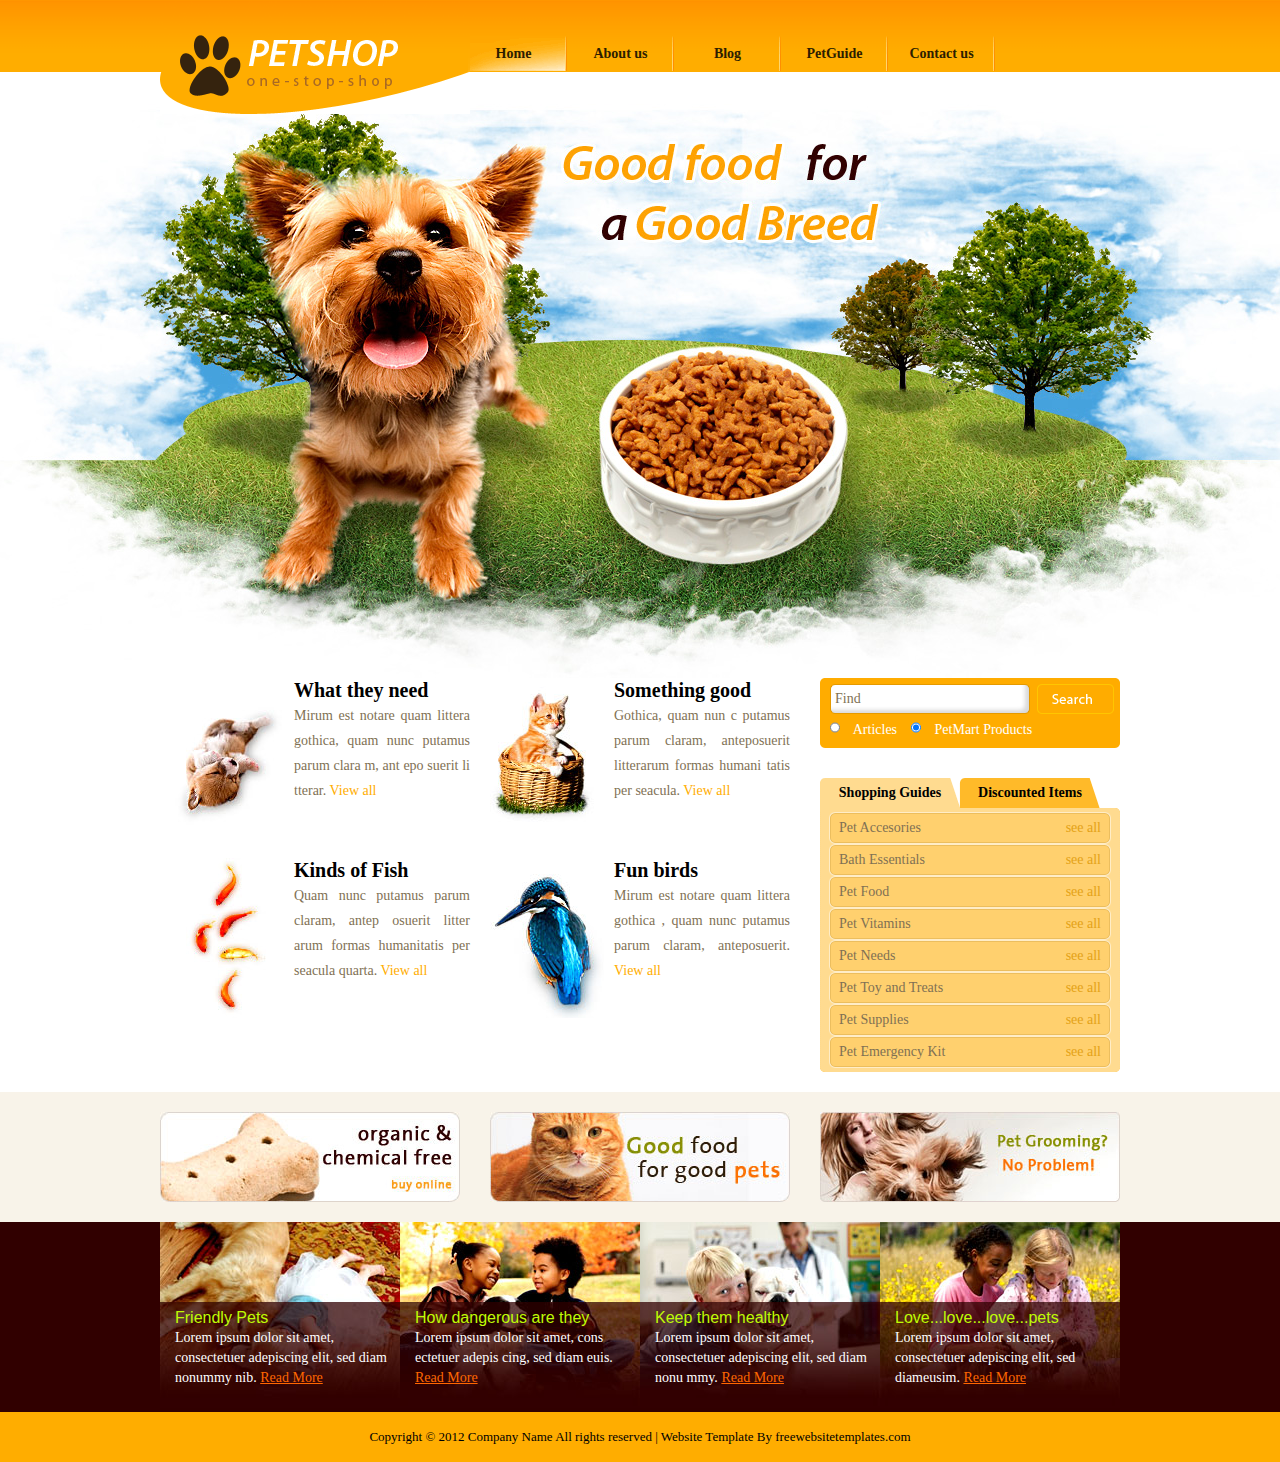
<file: Assets/Template/Main/index.html>
<!DOCTYPE html>
<html>
<head>
<title>Pet Shop</title>
<meta charset="iso-8859-1">
<link href="css/style.css" rel="stylesheet" type="text/css">
<!--[if IE 6]><link href="css/ie6.css" rel="stylesheet" type="text/css"><![endif]-->
<!--[if IE 7]><link href="css/ie7.css" rel="stylesheet" type="text/css"><![endif]-->
</head>
<body>
<div id="header"> <a href="#" id="logo"><img src="images/logo.gif" width="310" height="114" alt=""></a>
  <ul class="navigation">
    <li class="active"><a href="index.html">Home</a></li>
    <li><a href="about.html">About us</a></li>
    <li><a href="blog.html">Blog</a></li>
    <li><a href="petguide.html">PetGuide</a></li>
    <li><a href="contact.html">Contact us</a></li>
  </ul>
</div>
<div id="body">
  <div class="banner">&nbsp;</div>
  <div id="content">
    <div class="content">
      <ul>
        <li> <a href="#"><img src="images/puppy.jpg" width="114" height="160" alt=""></a>
          <h2>What they need</h2>
          <p>Mirum est notare quam littera gothica, quam nunc putamus parum clara m, ant epo suerit li tterar. <a class="more" href="#">View all</a></p>
        </li>
        <li> <a href="#"><img src="images/cat.jpg" width="114" height="160" alt=""></a>
          <h2>Something good</h2>
          <p>Gothica, quam nun c putamus parum claram, anteposuerit litterarum formas humani tatis per seacula. <a class="more" href="#">View all</a></p>
        </li>
        <li> <a href="#"><img src="images/koi.jpg" width="114" height="160" alt=""></a>
          <h2>Kinds of Fish</h2>
          <p>Quam nunc putamus parum claram, antep osuerit litter arum formas humanitatis per seacula quarta. <a class="more" href="#">View all</a></p>
        </li>
        <li> <a href="#"><img src="images/bird.jpg" width="114" height="160" alt=""></a>
          <h2>Fun birds</h2>
          <p>Mirum est notare quam littera gothica , quam nunc putamus parum claram, anteposuerit. <a class="more" href="#">View all</a></p>
        </li>
      </ul>
    </div>
    <div id="sidebar">
      <div class="search">
        <input type="text" name="s" value="Find">
        <button>&nbsp;</button>
        <label for="articles">
          <input type="radio" id="articles">
          Articles</label>
        <label for="products">
          <input type="radio" id="products" checked>
          PetMart Products</label>
      </div>
      <div class="section">
        <ul class="navigation">
          <li class="active"><a href="#">Shopping Guides</a></li>
          <li><a href="#">Discounted Items</a></li>
        </ul>
        <div class="aside">
          <div>
            <div>
              <ul>
                <li><a href="#">Pet Accesories </a> <a class="more" href="#">see all</a></li>
                <li><a href="#">Bath Essentials</a> <a class="more" href="#">see all</a></li>
                <li><a href="#">Pet Food</a> <a class="more" href="#">see all</a></li>
                <li><a href="#">Pet Vitamins</a> <a class="more" href="#">see all</a></li>
                <li><a href="#">Pet Needs</a> <a class="more" href="#">see all</a></li>
                <li><a href="#">Pet Toy and Treats</a> <a class="more" href="#">see all</a></li>
                <li><a href="#">Pet Supplies</a> <a class="more" href="#">see all</a></li>
                <li><a href="#">Pet Emergency Kit</a> <a class="more" href="#">see all</a></li>
              </ul>
            </div>
          </div>
        </div>
      </div>
    </div>
  </div>
  <div class="featured">
    <ul>
      <li><a href="#"><img src="images/organic-and-chemical-free.jpg" width="300" height="90" alt=""></a></li>
      <li><a href="#"><img src="images/good-food.jpg" width="300" height="90" alt=""></a></li>
      <li class="last"><a href="#"><img src="images/pet-grooming.jpg" width="300" height="90" alt=""></a></li>
    </ul>
  </div>
</div>
<div id="footer">
  <div class="section">
    <ul>
      <li> <img src="images/friendly-pets.jpg" width="240" height="186" alt="">
        <h2><a href="#">Friendly Pets</a></h2>
        <p> Lorem ipsum dolor sit amet, consectetuer adepiscing elit, sed diam nonummy nib. <a class="more" href="#">Read More</a> </p>
      </li>
      <li> <img src="images/pet-lover2.jpg" width="240" height="186" alt="">
        <h2><a href="#">How dangerous are they</a></h2>
        <p> Lorem ipsum dolor sit amet, cons ectetuer adepis cing, sed diam euis. <a class="more" href="#">Read More</a> </p>
      </li>
      <li> <img src="images/healthy-dog.jpg" width="240" height="186" alt="">
        <h2><a href="#">Keep them healthy</a></h2>
        <p> Lorem ipsum dolor sit amet, consectetuer adepiscing elit, sed diam nonu mmy. <a class="more" href="#">Read More</a> </p>
      </li>
      <li>
        <h2><a href="#">Love...love...love...pets</a></h2>
        <p> Lorem ipsum dolor sit amet, consectetuer adepiscing elit, sed diameusim. <a class="more" href="#">Read More</a> </p>
        <img src="images/pet-lover.jpg" width="240" height="186" alt=""> </li>
    </ul>
  </div>
  <div id="footnote">
    <div class="section">Copyright &copy; 2012 <a href="#">Company Name</a> All rights reserved | Website Template By <a target="_blank" href="http://www.freewebsitetemplates.com/">freewebsitetemplates.com</a></div>
  </div>
</div>
</body>
</html>
</file>
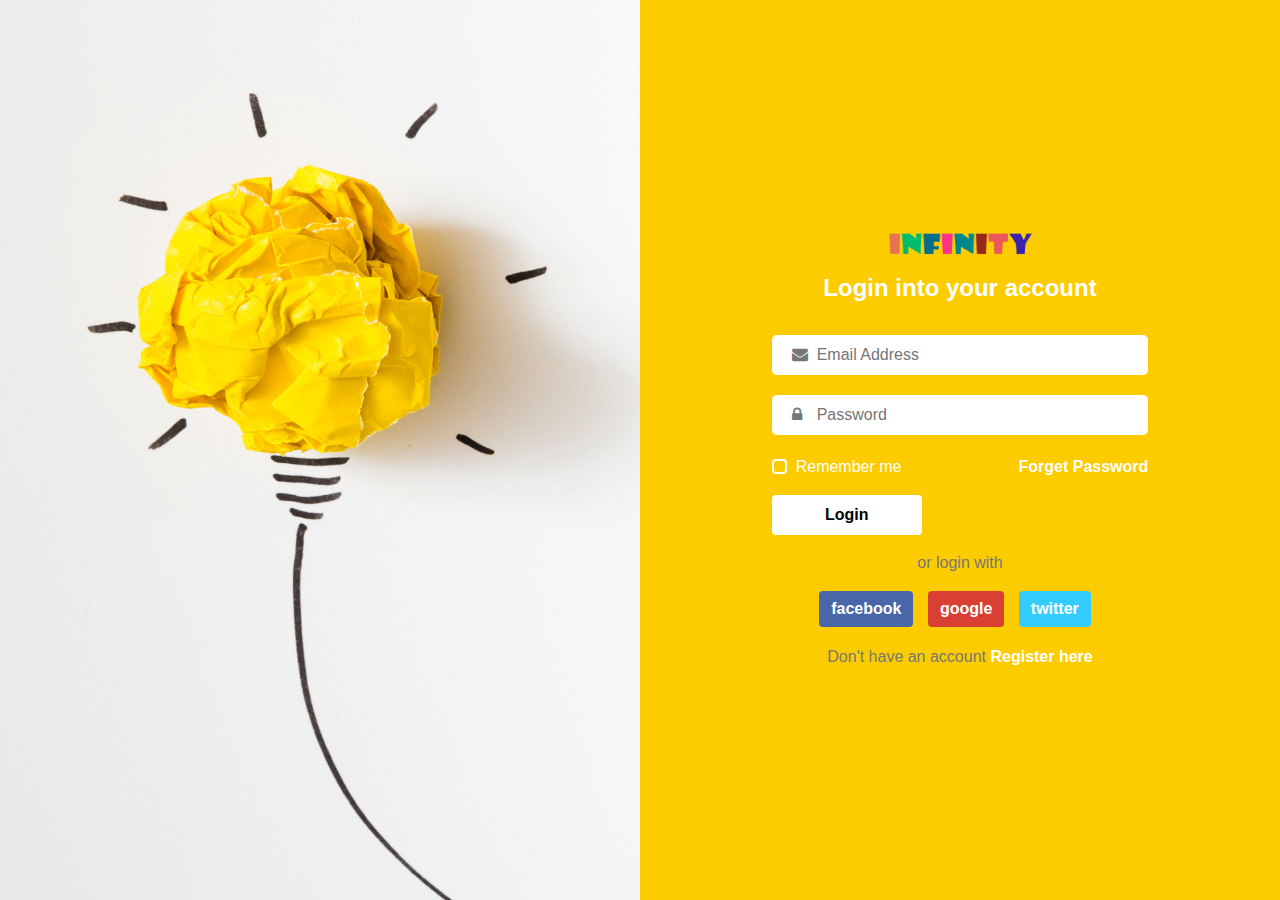
<file: Assets/Template/Login/login.html>
<!DOCTYPE html>
<html>
<head>
	<title>Login Form</title>
	<meta charset="utf-8">
	<meta name="viewport" content="width=device-width, initial-scale=1, shrink-to-fit=no">
	<link rel="stylesheet" type="text/css" href="style.css">
	<link rel="stylesheet" href="https://stackpath.bootstrapcdn.com/bootstrap/4.3.1/css/bootstrap.min.css">
	<script src="https://code.jquery.com/jquery-3.3.1.slim.min.js"></script>
	<link href="https://stackpath.bootstrapcdn.com/font-awesome/4.7.0/css/font-awesome.min.css" rel="stylesheet">
</head>
<body>
	<div class="container-fluid">
		<div class="row">
			<div class="col-lg-6 col-md-6 d-none d-md-block image-container"></div>

			<div class="col-lg-6 col-md-6 form-container">
				<div class="col-lg-8 col-md-12 col-sm-9 col-xs-12 form-box text-center">
					<div class="logo mb-3">
						<img src="image/logo.png" width="150px">
					</div>
					<div class="heading mb-4">
						<h4>Login into your account</h4>
					</div>
					<form>
						<div class="form-input">
							<span><i class="fa fa-envelope"></i></span>
							<input type="email" placeholder="Email Address" required>
						</div>
						<div class="form-input">
							<span><i class="fa fa-lock"></i></span>
							<input type="password" placeholder="Password" required>
						</div>
						<div class="row mb-3">
							<div class="col-6 d-flex">
								<div class="custom-control custom-checkbox">
									<input type="checkbox" class="custom-control-input" id="cb1">
									<label class="custom-control-label text-white" for="cb1">Remember me</label>
								</div>
							</div>
							<div class="col-6 text-right">
								<a href="forget.html" class="forget-link">Forget Password</a>
							</div>
						</div>
						<div class="text-left mb-3">
							<button type="submit" class="btn">Login</button>
						</div>
						<div class="text-center mb-2">
							<div class="mb-3" style="color: #777">or login with</div>

							<a href="" class="btn btn-social btn-facebook">facebook</a>

							<a href="" class="btn btn-social btn-google">google</a>

							<a href="" class="btn btn-social btn-twitter">twitter</a>
						</div>
						<div style="color: #777">Don't have an account
							<a href="register.html" class="register-link">Register here</a>
						</div>
					</form>
				</div>
			</div>
		</div>
	</div>
</body>
</html>
</file>
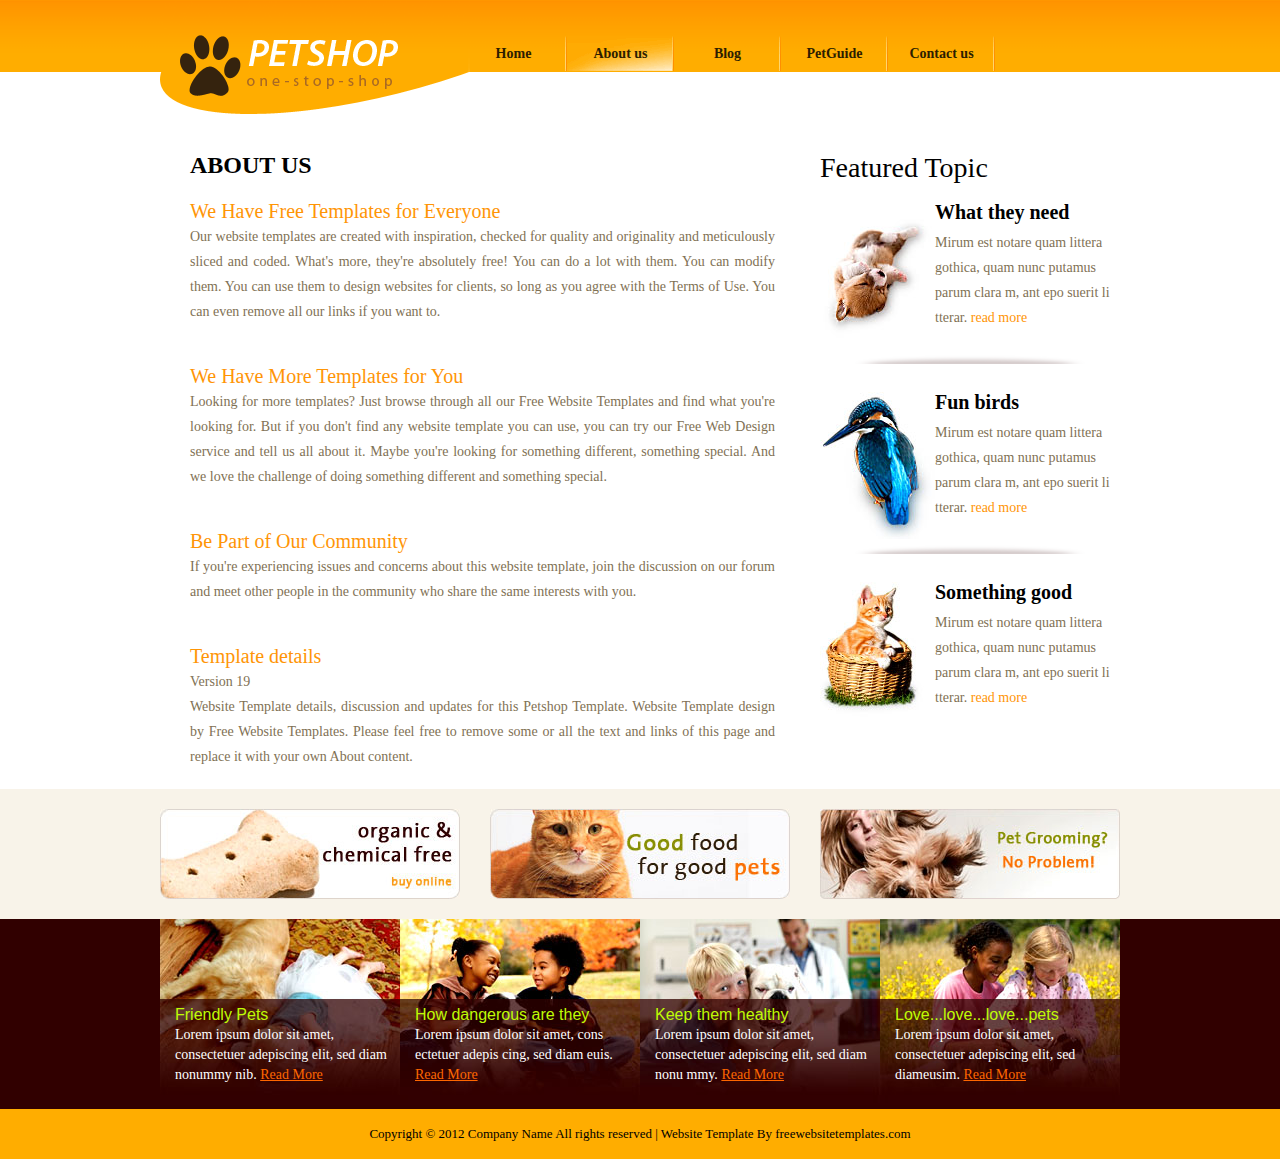
<file: Assets/Template/Main/about.html>
<!DOCTYPE html>
<html>
<head>
<title>Pet Shop | About</title>
<meta charset="iso-8859-1">
<link href="css/style.css" rel="stylesheet" type="text/css">
<!--[if IE 6]><link href="css/ie6.css" rel="stylesheet" type="text/css"><![endif]-->
<!--[if IE 7]><link href="css/ie7.css" rel="stylesheet" type="text/css"><![endif]-->
</head>
<body>
<div id="header"> <a href="#" id="logo"><img src="images/logo.gif" width="310" height="114" alt=""></a>
  <ul class="navigation">
    <li><a href="../../../index.php">Home</a></li>
    <li class="active"><a href="about.html">About us</a></li>
    <li><a href="blog.html">Blog</a></li>
    <li><a href="petguide.html">PetGuide</a></li>
    <li><a href="contact.html">Contact us</a></li>
  </ul>
</div>
<div id="body">
  <div id="content">
    <div class="content">
      <div class="about">
        <h2>ABOUT US</h2>
        <ul>
          <li>
            <h2><a href="#">We Have Free Templates for Everyone</a></h2>
            <p> Our website templates are created with inspiration, checked for quality and originality and meticulously sliced and coded. What's more, they're absolutely free! You can do a lot with them. You can modify them. You can use them to design websites for clients, so long as you agree with the Terms of Use. You can even remove all our links if you want to. </p>
          </li>
          <li>
            <h2><a href="#">We Have More Templates for You</a></h2>
            <p> Looking for more templates? Just browse through all our Free Website Templates and find what you're looking for. But if you don't find any website template you can use, you can try our Free Web Design service and tell us all about it. Maybe you're looking for something different, something special. And we love the challenge of doing something different and something special. </p>
          </li>
          <li>
            <h2><a href="#">Be Part of Our Community</a></h2>
            <p> If you're experiencing issues and concerns about this website template, join the discussion on our forum and meet other people in the community who share the same interests with you. </p>
          </li>
          <li>
            <h2><a href="#">Template details</a></h2>
            <p> <span>Version 19</span> Website Template details, discussion and updates for this Petshop Template. Website Template design by Free Website Templates. Please feel free to remove some or all the text and links of this page and replace it with your own About content. </p>
          </li>
        </ul>
      </div>
    </div>
    <div id="sidebar">
      <div class="featured">
        <h2>Featured Topic</h2>
        <ul>
          <li> <a href="#"><img src="images/puppy2.jpg" width="115" height="155" alt=""></a>
            <h2><a href="#">What they need</a></h2>
            <p> Mirum est notare quam littera gothica, quam nunc putamus parum clara m, ant epo suerit li tterar. <a class="more" href="#">read more</a> </p>
          </li>
          <li> <a href="#"><img src="images/bird2.jpg" width="115" height="155" alt=""></a>
            <h2><a href="#">Fun birds</a></h2>
            <p> Mirum est notare quam littera gothica, quam nunc putamus parum clara m, ant epo suerit li tterar. <a class="more" href="#">read more</a> </p>
          </li>
          <li class="last"> <a href="#"><img src="images/cat2.jpg" width="115" height="155" alt=""></a>
            <h2><a href="#">Something good</a></h2>
            <p> Mirum est notare quam littera gothica, quam nunc putamus parum clara m, ant epo suerit li tterar. <a class="more" href="#">read more</a> </p>
          </li>
        </ul>
      </div>
    </div>
  </div>
  <div class="featured">
    <ul>
      <li><a href="#"><img src="images/organic-and-chemical-free.jpg" width="300" height="90" alt=""></a></li>
      <li><a href="#"><img src="images/good-food.jpg" width="300" height="90" alt=""></a></li>
      <li class="last"><a href="#"><img src="images/pet-grooming.jpg" width="300" height="90" alt=""></a></li>
    </ul>
  </div>
</div>
<div id="footer">
  <div class="section">
    <ul>
      <li> <img src="images/friendly-pets.jpg" width="240" height="186" alt="">
        <h2><a href="#">Friendly Pets</a></h2>
        <p> Lorem ipsum dolor sit amet, consectetuer adepiscing elit, sed diam nonummy nib. <a class="more" href="#">Read More</a> </p>
      </li>
      <li> <img src="images/pet-lover2.jpg" width="240" height="186" alt="">
        <h2><a href="#">How dangerous are they</a></h2>
        <p> Lorem ipsum dolor sit amet, cons ectetuer adepis cing, sed diam euis. <a class="more" href="#">Read More</a> </p>
      </li>
      <li> <img src="images/healthy-dog.jpg" width="240" height="186" alt="">
        <h2><a href="#">Keep them healthy</a></h2>
        <p> Lorem ipsum dolor sit amet, consectetuer adepiscing elit, sed diam nonu mmy. <a class="more" href="#">Read More</a> </p>
      </li>
      <li>
        <h2><a href="#">Love...love...love...pets</a></h2>
        <p> Lorem ipsum dolor sit amet, consectetuer adepiscing elit, sed diameusim. <a class="more" href="#">Read More</a> </p>
        <img src="images/pet-lover.jpg" width="240" height="186" alt=""> </li>
    </ul>
  </div>
  <div id="footnote">
    <div class="section">Copyright &copy; 2012 <a href="#">Company Name</a> All rights reserved | Website Template By <a target="_blank" href="http://www.freewebsitetemplates.com/">freewebsitetemplates.com</a></div>
  </div>
</div>
</body>
</html>
</file>
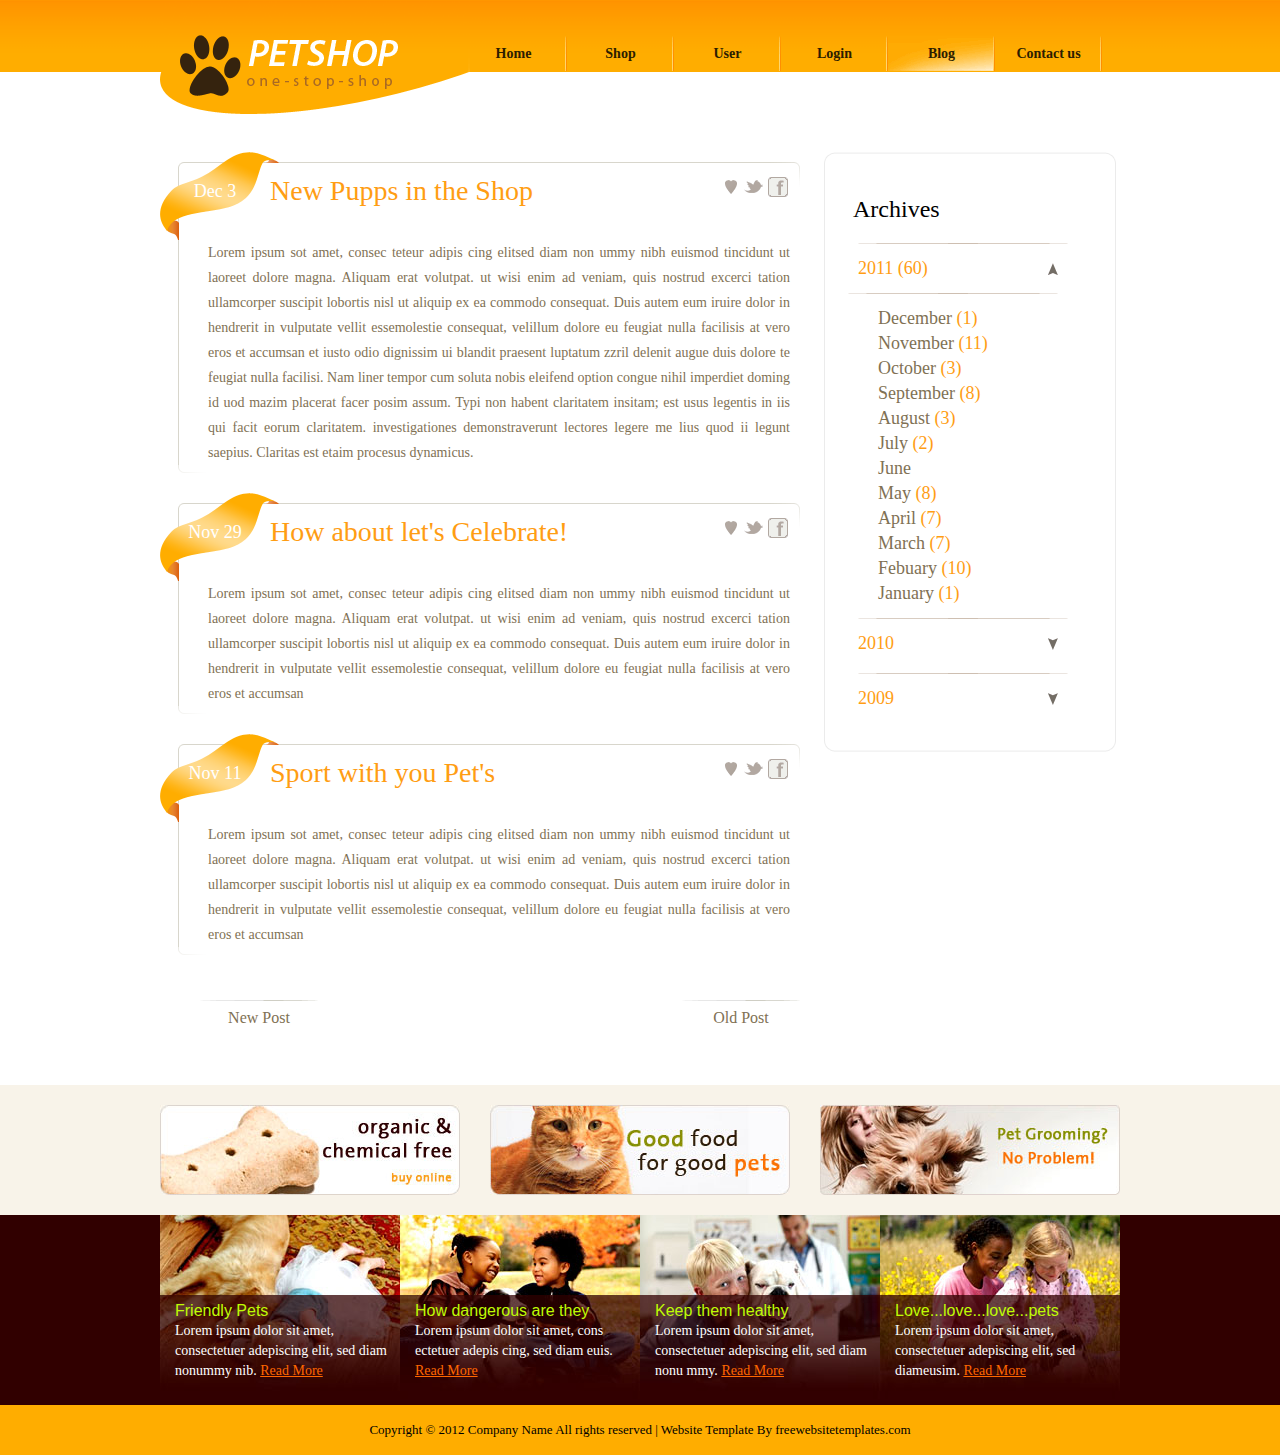
<file: Assets/Template/Main/blog.html>
<!DOCTYPE html>
<html>
<head>
<title>Pet Shop | Blog</title>
<meta charset="iso-8859-1">
<link href="css/style.css" rel="stylesheet" type="text/css">
<!--[if IE 6]><link href="css/ie6.css" rel="stylesheet" type="text/css"><![endif]-->
<!--[if IE 7]><link href="css/ie7.css" rel="stylesheet" type="text/css"><![endif]-->
</head>
<body>
<div id="header"> <a href="#" id="logo"><img src="images/logo.gif" width="310" height="114" alt=""></a>
  <ul class="navigation">
    <li><a href="../../../index.php">Home</a></li>
    <li><a href="../../../Guest/Shop.php">Shop</a></li>
    <li><a href="../../../Guest/User.php">User</a></li>
    <li><a href="../../../Guest/Login.php">Login</a></li>
    <li class="active"><a href="blog.html">Blog</a></li>
    <li><a href="contact.html">Contact us</a></li>
  </ul>
</div>
<div id="body">
  <div id="content">
    <div class="content">
      <ul class="articles">
        <li>
          <div> <span>Dec 3</span>
            <h2>New Pupps in the Shop</h2>
            <a class="heart" href="#">&nbsp;</a> <a class="twitter" href="#">&nbsp;</a> <a class="facebook" href="#">&nbsp;</a> </div>
          <p> Lorem ipsum sot amet, consec teteur adipis cing elitsed diam non ummy nibh euismod tincidunt ut laoreet dolore magna. Aliquam erat volutpat. ut wisi enim ad veniam, quis nostrud excerci tation ullamcorper suscipit lobortis nisl ut aliquip ex ea commodo consequat. Duis autem eum iruire dolor in hendrerit in vulputate vellit essemolestie consequat, velillum dolore eu feugiat nulla facilisis at vero eros et accumsan et iusto odio dignissim ui blandit praesent luptatum zzril delenit augue duis dolore te feugiat nulla facilisi. Nam liner tempor cum soluta nobis eleifend option congue nihil imperdiet doming id uod mazim placerat facer posim assum. Typi non habent claritatem insitam; est usus legentis in iis qui facit eorum claritatem. investigationes demonstraverunt lectores legere me lius quod ii legunt saepius. Claritas est etaim procesus dynamicus. </p>
        </li>
        <li>
          <div> <span>Nov 29</span>
            <h2>How about let's Celebrate!</h2>
            <a class="heart" href="#">&nbsp;</a> <a class="twitter" href="#">&nbsp;</a> <a class="facebook" href="#">&nbsp;</a> </div>
          <p> Lorem ipsum sot amet, consec teteur adipis cing elitsed diam non ummy nibh euismod tincidunt ut laoreet dolore magna. Aliquam erat volutpat. ut wisi enim ad veniam, quis nostrud excerci tation ullamcorper suscipit lobortis nisl ut aliquip ex ea commodo consequat. Duis autem eum iruire dolor in hendrerit in vulputate vellit essemolestie consequat, velillum dolore eu feugiat nulla facilisis at vero eros et accumsan </p>
        </li>
        <li>
          <div> <span>Nov 11</span>
            <h2>Sport with you Pet's</h2>
            <a class="heart" href="#">&nbsp;</a> <a class="twitter" href="#">&nbsp;</a> <a class="facebook" href="#">&nbsp;</a> </div>
          <p> Lorem ipsum sot amet, consec teteur adipis cing elitsed diam non ummy nibh euismod tincidunt ut laoreet dolore magna. Aliquam erat volutpat. ut wisi enim ad veniam, quis nostrud excerci tation ullamcorper suscipit lobortis nisl ut aliquip ex ea commodo consequat. Duis autem eum iruire dolor in hendrerit in vulputate vellit essemolestie consequat, velillum dolore eu feugiat nulla facilisis at vero eros et accumsan </p>
        </li>
      </ul>
      <div> <a class="new" href="#">New Post</a> <a class="old" href="#">Old Post</a> </div>
    </div>
    <div id="sidebar">
      <div id="section">
        <div>
          <div>
            <h2>Archives</h2>
            <ul class="archive">
              <li><a class="active" href="#">2011 <span>(60)</span> </a>
                <ul>
                  <li><a href="#">December <span>(1)</span></a></li>
                  <li><a href="#">November <span>(11)</span></a></li>
                  <li><a href="#">October <span>(3)</span></a></li>
                  <li><a href="#">September <span>(8)</span></a></li>
                  <li><a href="#">August <span>(3)</span></a></li>
                  <li><a href="#">July <span>(2)</span></a></li>
                  <li><a href="#">June <span></span></a></li>
                  <li><a href="#">May <span>(8)</span></a></li>
                  <li><a href="#">April <span>(7)</span></a></li>
                  <li><a href="#">March <span>(7)</span></a></li>
                  <li><a href="#">Febuary <span>(10)</span></a></li>
                  <li><a href="#">January <span>(1)</span></a></li>
                </ul>
              </li>
              <li><a href="#">2010 </a></li>
              <li><a href="#">2009</a></li>
            </ul>
          </div>
        </div>
      </div>
    </div>
  </div>
  <div class="featured">
    <ul>
      <li><a href="#"><img src="images/organic-and-chemical-free.jpg" width="300" height="90" alt=""></a></li>
      <li><a href="#"><img src="images/good-food.jpg" width="300" height="90" alt=""></a></li>
      <li class="last"><a href="#"><img src="images/pet-grooming.jpg" width="300" height="90" alt=""></a></li>
    </ul>
  </div>
</div>
<div id="footer">
  <div class="section">
    <ul>
      <li> <img src="images/friendly-pets.jpg" width="240" height="186" alt="">
        <h2><a href="#">Friendly Pets</a></h2>
        <p> Lorem ipsum dolor sit amet, consectetuer adepiscing elit, sed diam nonummy nib. <a class="more" href="#">Read More</a> </p>
      </li>
      <li> <img src="images/pet-lover2.jpg" width="240" height="186" alt="">
        <h2><a href="#">How dangerous are they</a></h2>
        <p> Lorem ipsum dolor sit amet, cons ectetuer adepis cing, sed diam euis. <a class="more" href="#">Read More</a> </p>
      </li>
      <li> <img src="images/healthy-dog.jpg" width="240" height="186" alt="">
        <h2><a href="#">Keep them healthy</a></h2>
        <p> Lorem ipsum dolor sit amet, consectetuer adepiscing elit, sed diam nonu mmy. <a class="more" href="#">Read More</a> </p>
      </li>
      <li>
        <h2><a href="#">Love...love...love...pets</a></h2>
        <p> Lorem ipsum dolor sit amet, consectetuer adepiscing elit, sed diameusim. <a class="more" href="#">Read More</a> </p>
        <img src="images/pet-lover.jpg" width="240" height="186" alt=""> </li>
    </ul>
  </div>
  <div id="footnote">
    <div class="section">Copyright &copy; 2012 <a href="#">Company Name</a> All rights reserved | Website Template By <a target="_blank" href="http://www.freewebsitetemplates.com/">freewebsitetemplates.com</a></div>
  </div>
</div>
</body>
</html>
</file>
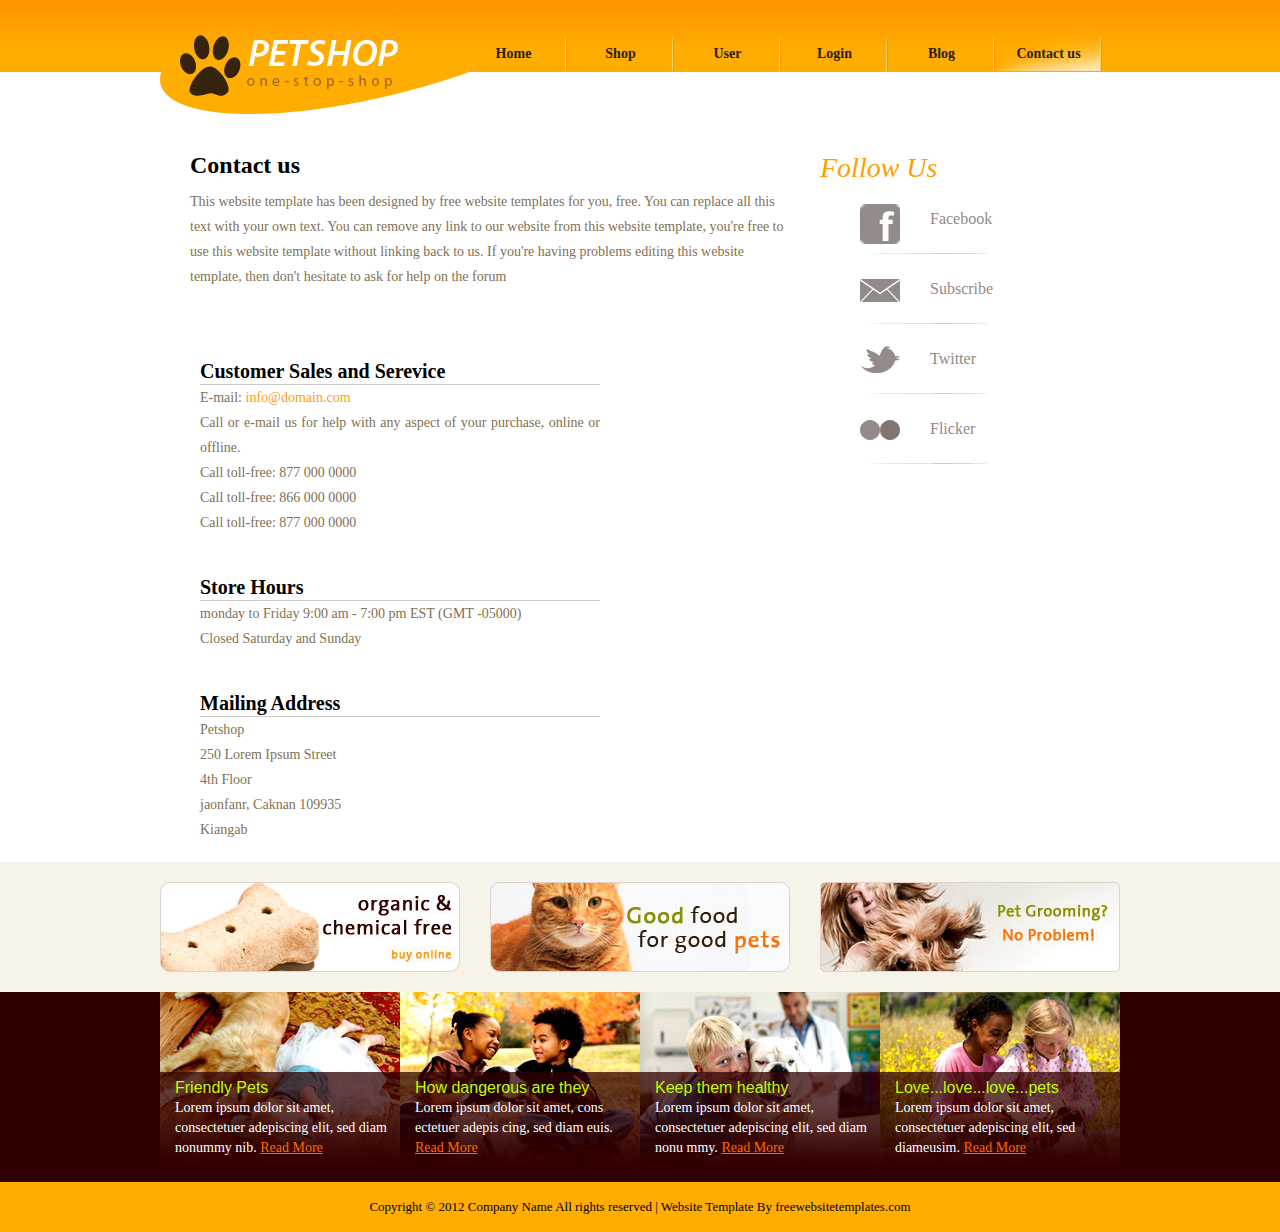
<file: Assets/Template/Main/contact.html>
<!DOCTYPE html>
<html>
<head>
<title>Pet Shop | Contact</title>
<meta charset="iso-8859-1">
<link href="css/style.css" rel="stylesheet" type="text/css">
<!--[if IE 6]><link href="css/ie6.css" rel="stylesheet" type="text/css"><![endif]-->
<!--[if IE 7]><link href="css/ie7.css" rel="stylesheet" type="text/css"><![endif]-->
</head>
<body>
<div id="header"> <a href="#" id="logo"><img src="images/logo.gif" width="310" height="114" alt=""></a>
  <ul class="navigation">
    <li><a href="../../../index.php">Home</a></li>
    <li><a href="../../../Guest/Shop.php">Shop</a></li>
    <li><a href="../../../Guest/User.php">User</a></li>
    <li><a href="../../../Guest/Login.php">Login</a></li>
    <li><a href="blog.html">Blog</a></li>
    <li class="active"><a href="contact.html">Contact us</a></li>
  </ul>
</div>
<div id="body">
  <div id="content">
    <div class="content">
      <h2>Contact us</h2>
      <div>
        <p> This website template has been designed by free website templates for you, free. You can replace all this text with your own text. You can remove any link to our website from this website template, you're free to use this website template without linking back to us. If you're having problems editing this website template, then don't hesitate to ask for help on the forum </p>
      </div>
      <ul class="connect">
        <li>
          <h2>Customer Sales and Serevice</h2>
          <p> <span>E-mail: <a href="#">info@domain.com</a></span> <span>Call or e-mail us for help with any aspect of your purchase, online or offline.</span> </p>
          <p> <span>Call toll-free: 877 000 0000</span> <span>Call toll-free: 866 000 0000</span> <span>Call toll-free: 877 000 0000</span> </p>
        </li>
        <li>
          <h2>Store Hours</h2>
          <p> <span>monday to Friday 9:00 am - 7:00 pm EST (GMT -05000)</span> <span>Closed Saturday and Sunday</span> </p>
        </li>
        <li>
          <h2>Mailing Address</h2>
          <p> <span>Petshop</span> <span>250 Lorem Ipsum Street</span> <span>4th Floor</span> <span>jaonfanr, Caknan 109935</span> <span>Kiangab</span> </p>
        </li>
      </ul>
    </div>
    <div id="sidebar">
      <div class="connect">
        <h2>Follow Us</h2>
        <ul>
          <li><a class="facebook" href="#">Facebook</a></li>
          <li><a class="subscribe" href="#">Subscribe</a></li>
          <li><a class="twitter" href="#">Twitter</a></li>
          <li><a class="flicker" href="#">Flicker</a></li>
        </ul>
      </div>
    </div>
  </div>
  <div class="featured">
    <ul>
      <li><a href="#"><img src="images/organic-and-chemical-free.jpg" width="300" height="90" alt=""></a></li>
      <li><a href="#"><img src="images/good-food.jpg" width="300" height="90" alt=""></a></li>
      <li class="last"><a href="#"><img src="images/pet-grooming.jpg" width="300" height="90" alt=""></a></li>
    </ul>
  </div>
</div>
<div id="footer">
  <div class="section">
    <ul>
      <li> <img src="images/friendly-pets.jpg" width="240" height="186" alt="">
        <h2><a href="#">Friendly Pets</a></h2>
        <p> Lorem ipsum dolor sit amet, consectetuer adepiscing elit, sed diam nonummy nib. <a class="more" href="#">Read More</a> </p>
      </li>
      <li> <img src="images/pet-lover2.jpg" width="240" height="186" alt="">
        <h2><a href="#">How dangerous are they</a></h2>
        <p> Lorem ipsum dolor sit amet, cons ectetuer adepis cing, sed diam euis. <a class="more" href="#">Read More</a> </p>
      </li>
      <li> <img src="images/healthy-dog.jpg" width="240" height="186" alt="">
        <h2><a href="#">Keep them healthy</a></h2>
        <p> Lorem ipsum dolor sit amet, consectetuer adepiscing elit, sed diam nonu mmy. <a class="more" href="#">Read More</a> </p>
      </li>
      <li>
        <h2><a href="#">Love...love...love...pets</a></h2>
        <p> Lorem ipsum dolor sit amet, consectetuer adepiscing elit, sed diameusim. <a class="more" href="#">Read More</a> </p>
        <img src="images/pet-lover.jpg" width="240" height="186" alt=""> </li>
    </ul>
  </div>
  <div id="footnote">
    <div class="section">Copyright &copy; 2012 <a href="#">Company Name</a> All rights reserved | Website Template By <a target="_blank" href="http://www.freewebsitetemplates.com/">freewebsitetemplates.com</a></div>
  </div>
</div>
</body>
</html>
</file>
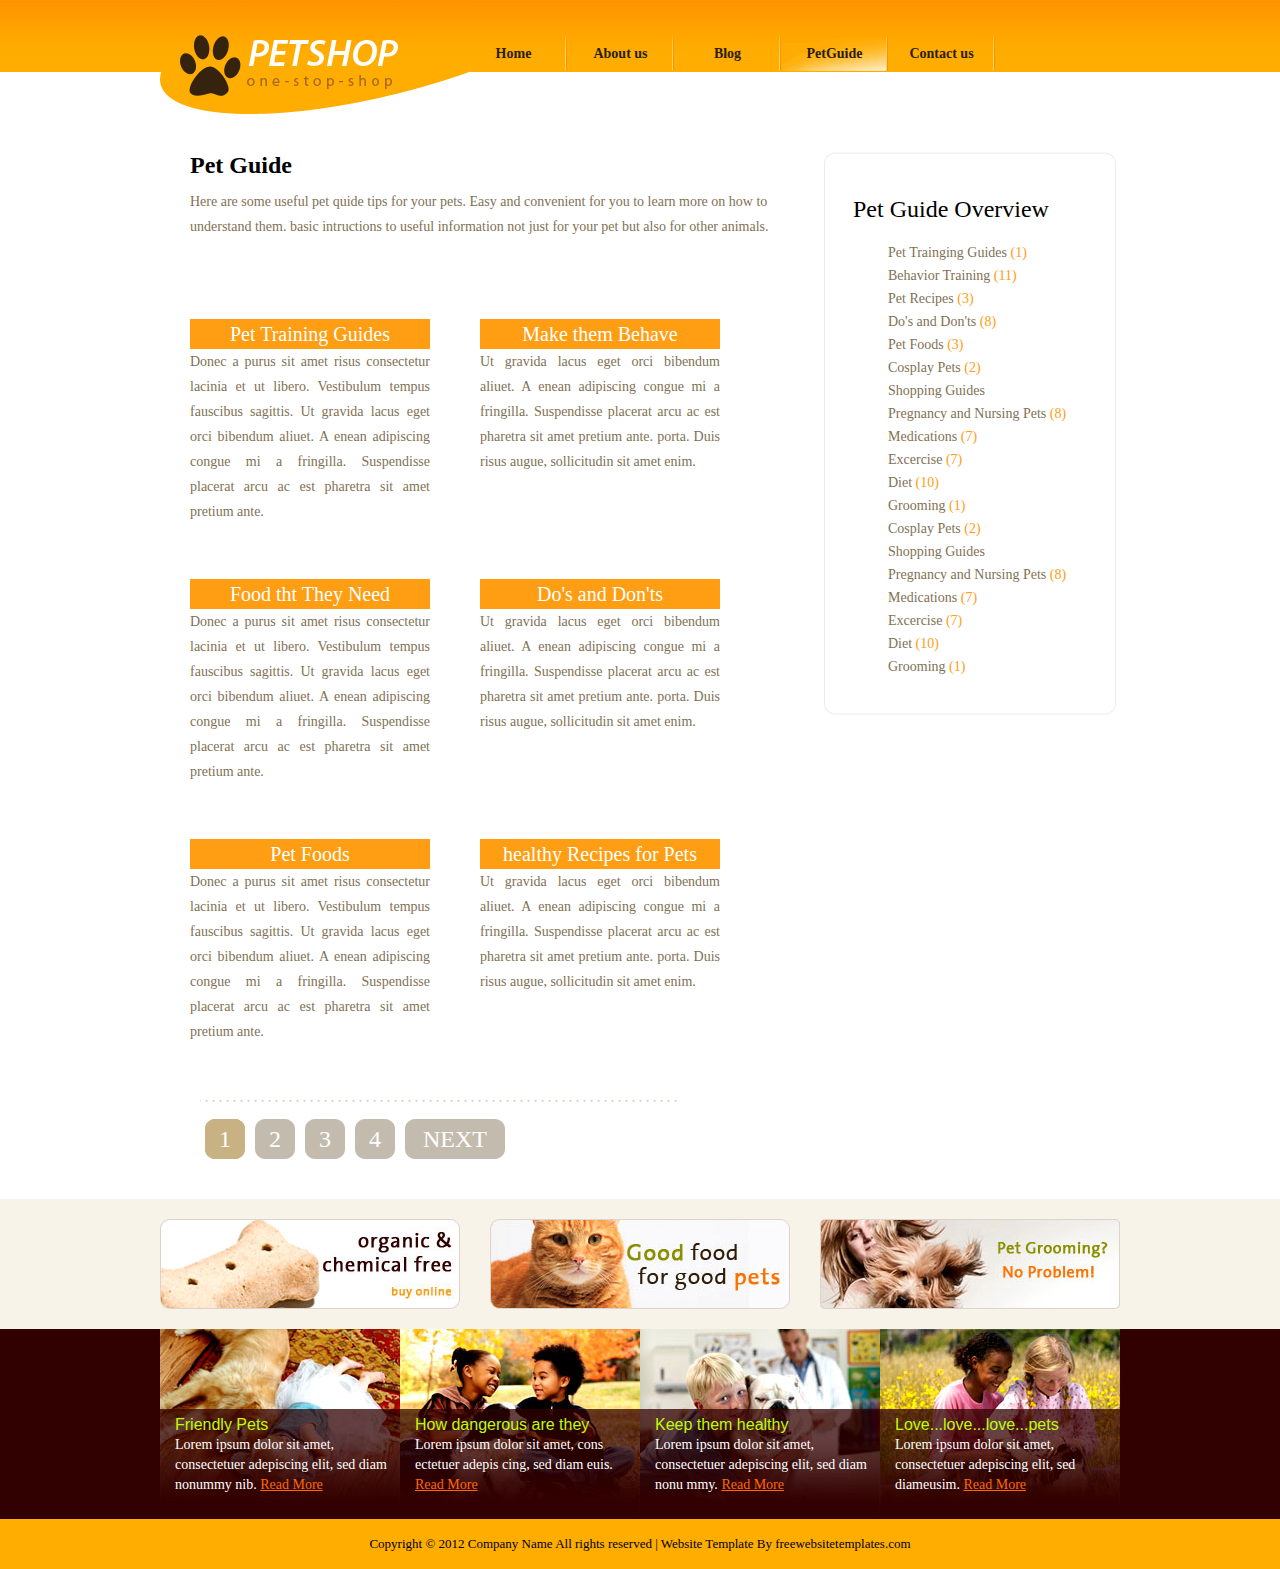
<file: Assets/Template/Main/petguide.html>
<!DOCTYPE html>
<html>
<head>
<title>Pet Shop | PetGuide</title>
<meta charset="iso-8859-1">
<link href="css/style.css" rel="stylesheet" type="text/css">
<!--[if IE 6]><link href="css/ie6.css" rel="stylesheet" type="text/css"><![endif]-->
<!--[if IE 7]><link href="css/ie7.css" rel="stylesheet" type="text/css"><![endif]-->
</head>
<body>
<div id="header"> <a href="#" id="logo"><img src="images/logo.gif" width="310" height="114" alt=""></a>
  <ul class="navigation">
    <li><a href="../../../index.php">Home</a></li>
    <li><a href="about.html">About us</a></li>
    <li><a href="blog.html">Blog</a></li>
    <li class="active"><a href="petguide.html">PetGuide</a></li>
    <li><a href="contact.html">Contact us</a></li>
  </ul>
</div>
<div id="body">
  <div id="content">
    <div class="content">
      <h2>Pet Guide</h2>
      <div>
        <p> Here are some useful pet quide tips for your pets. Easy and convenient for you to learn more on how to understand them. basic intructions to useful information not just for your pet but also for other animals. </p>
      </div>
      <ul class="section">
        <li>
          <h2>Pet Training Guides</h2>
          <p> Donec a purus sit amet risus consectetur lacinia et ut libero. Vestibulum tempus fauscibus sagittis. Ut gravida lacus eget orci bibendum aliuet. A enean adipiscing congue mi a fringilla. Suspendisse placerat arcu ac est pharetra sit amet pretium ante. </p>
        </li>
        <li>
          <h2>Make them Behave</h2>
          <p> Ut gravida lacus eget orci bibendum aliuet. A enean adipiscing congue mi a fringilla. Suspendisse placerat arcu ac est pharetra sit amet pretium ante. porta. Duis risus augue, sollicitudin sit amet enim. </p>
        </li>
        <li>
          <h2>Food tht They Need</h2>
          <p> Donec a purus sit amet risus consectetur lacinia et ut libero. Vestibulum tempus fauscibus sagittis. Ut gravida lacus eget orci bibendum aliuet. A enean adipiscing congue mi a fringilla. Suspendisse placerat arcu ac est pharetra sit amet pretium ante. </p>
        </li>
        <li>
          <h2>Do's and Don'ts</h2>
          <p> Ut gravida lacus eget orci bibendum aliuet. A enean adipiscing congue mi a fringilla. Suspendisse placerat arcu ac est pharetra sit amet pretium ante. porta. Duis risus augue, sollicitudin sit amet enim. </p>
        </li>
        <li>
          <h2>Pet Foods</h2>
          <p> Donec a purus sit amet risus consectetur lacinia et ut libero. Vestibulum tempus fauscibus sagittis. Ut gravida lacus eget orci bibendum aliuet. A enean adipiscing congue mi a fringilla. Suspendisse placerat arcu ac est pharetra sit amet pretium ante. </p>
        </li>
        <li>
          <h2>healthy Recipes for Pets</h2>
          <p> Ut gravida lacus eget orci bibendum aliuet. A enean adipiscing congue mi a fringilla. Suspendisse placerat arcu ac est pharetra sit amet pretium ante. porta. Duis risus augue, sollicitudin sit amet enim. </p>
        </li>
      </ul>
      <div class="paging"> <a class="active" href="#">1</a> <a href="#">2</a> <a href="#">3</a> <a href="#">4</a> <a class="next" href="#">NEXT</a> </div>
    </div>
    <div id="sidebar">
      <div id="section">
        <div>
          <div>
            <h2>Pet Guide Overview</h2>
            <ul>
              <li><a href="#">Pet Trainging Guides <span>(1)</span> </a></li>
              <li><a href="#">Behavior Training <span>(11)</span> </a></li>
              <li><a href="#">Pet Recipes <span>(3)</span> </a></li>
              <li><a href="#">Do's and Don'ts <span>(8)</span> </a></li>
              <li><a href="#">Pet Foods <span>(3)</span> </a></li>
              <li><a href="#">Cosplay Pets <span>(2)</span> </a></li>
              <li><a href="#">Shopping Guides <span></span> </a></li>
              <li><a href="#">Pregnancy and Nursing Pets <span>(8)</span> </a></li>
              <li><a href="#">Medications <span>(7)</span> </a></li>
              <li><a href="#">Excercise <span>(7)</span> </a></li>
              <li><a href="#">Diet <span>(10)</span> </a></li>
              <li><a href="#">Grooming <span>(1)</span> </a></li>
              <li><a href="#">Cosplay Pets <span>(2)</span> </a></li>
              <li><a href="#">Shopping Guides <span></span> </a></li>
              <li><a href="#">Pregnancy and Nursing Pets <span>(8)</span> </a></li>
              <li><a href="#">Medications <span>(7)</span> </a></li>
              <li><a href="#">Excercise <span>(7)</span> </a></li>
              <li><a href="#">Diet <span>(10)</span> </a></li>
              <li><a href="#">Grooming <span>(1)</span> </a></li>
            </ul>
          </div>
        </div>
      </div>
    </div>
  </div>
  <div class="featured">
    <ul>
      <li><a href="#"><img src="images/organic-and-chemical-free.jpg" width="300" height="90" alt=""></a></li>
      <li><a href="#"><img src="images/good-food.jpg" width="300" height="90" alt=""></a></li>
      <li class="last"><a href="#"><img src="images/pet-grooming.jpg" width="300" height="90" alt=""></a></li>
    </ul>
  </div>
</div>
<div id="footer">
  <div class="section">
    <ul>
      <li> <img src="images/friendly-pets.jpg" width="240" height="186" alt="">
        <h2><a href="#">Friendly Pets</a></h2>
        <p> Lorem ipsum dolor sit amet, consectetuer adepiscing elit, sed diam nonummy nib. <a class="more" href="#">Read More</a> </p>
      </li>
      <li> <img src="images/pet-lover2.jpg" width="240" height="186" alt="">
        <h2><a href="#">How dangerous are they</a></h2>
        <p> Lorem ipsum dolor sit amet, cons ectetuer adepis cing, sed diam euis. <a class="more" href="#">Read More</a> </p>
      </li>
      <li> <img src="images/healthy-dog.jpg" width="240" height="186" alt="">
        <h2><a href="#">Keep them healthy</a></h2>
        <p> Lorem ipsum dolor sit amet, consectetuer adepiscing elit, sed diam nonu mmy. <a class="more" href="#">Read More</a> </p>
      </li>
      <li>
        <h2><a href="#">Love...love...love...pets</a></h2>
        <p> Lorem ipsum dolor sit amet, consectetuer adepiscing elit, sed diameusim. <a class="more" href="#">Read More</a> </p>
        <img src="images/pet-lover.jpg" width="240" height="186" alt=""> </li>
    </ul>
  </div>
  <div id="footnote">
    <div class="section">Copyright &copy; 2012 <a href="#">Company Name</a> All rights reserved | Website Template By <a target="_blank" href="http://www.freewebsitetemplates.com/">freewebsitetemplates.com</a></div>
  </div>
</div>
</body>
</html>
</file>
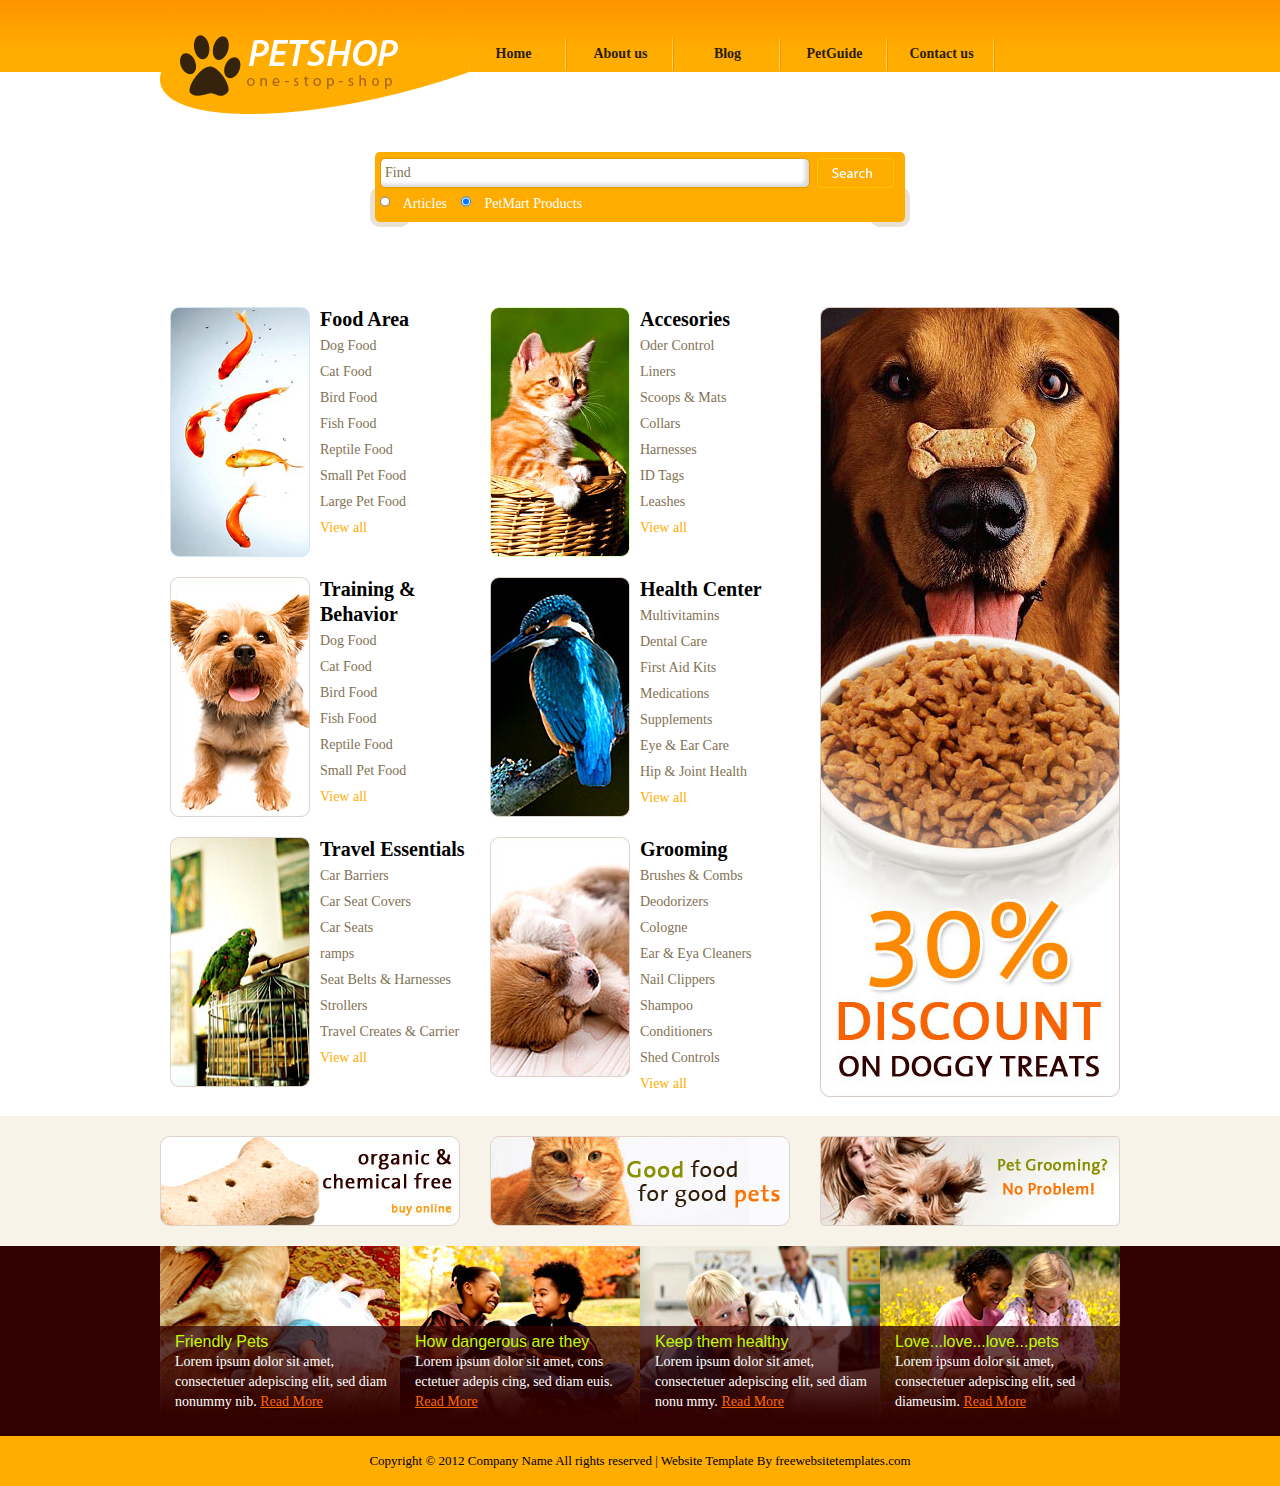
<file: Assets/Template/Main/petmart.html>
<!DOCTYPE html>
<html>
<head>
<title>Pet Shop | PetMart</title>
<meta charset="iso-8859-1">
<link href="css/style.css" rel="stylesheet" type="text/css">
<!--[if IE 6]><link href="css/ie6.css" rel="stylesheet" type="text/css"><![endif]-->
<!--[if IE 7]><link href="css/ie7.css" rel="stylesheet" type="text/css"><![endif]-->
</head>
<body>
<div id="header"> <a href="#" id="logo"><img src="images/logo.gif" width="310" height="114" alt=""></a>
  <ul class="navigation">
    <li><a href="../../../index.php">Home</a></li>
    <li><a href="about.html">About us</a></li>
    <li><a href="blog.html">Blog</a></li>
    <li><a href="petguide.html">PetGuide</a></li>
    <li><a href="contact.html">Contact us</a></li>
  </ul>
</div>
<div id="body">
  <div id="content">
    <div class="search">
      <input type="text" name="s" value="Find">
      <button>&nbsp;</button>
      <label for="articles">
        <input type="radio" id="articles">
        Articles</label>
      <label for="products">
        <input type="radio" id="products" checked>
        PetMart Products</label>
    </div>
    <div class="content">
      <ul>
        <li> <a href="#"><img src="images/koi2.jpg" width="140" height="250" alt=""></a>
          <h2>Food Area</h2>
          <span><a href="#">Dog Food</a></span> <span><a href="#">Cat Food</a></span> <span><a href="#">Bird Food</a></span> <span><a href="#">Fish Food</a></span> <span><a href="#">Reptile Food</a></span> <span><a href="#">Small Pet Food</a></span> <span><a href="#">Large Pet Food</a></span> <span><a class="more" href="#">View all</a></span> </li>
        <li> <a href="#"><img src="images/cat3.jpg" width="140" height="250" alt=""></a>
          <h2>Accesories</h2>
          <span><a href="#">Oder Control</a></span> <span><a href="#">Liners</a></span> <span><a href="#">Scoops & Mats</a></span> <span><a href="#">Collars</a></span> <span><a href="#">Harnesses</a></span> <span><a href="#">ID Tags</a></span> <span><a href="#">Leashes</a></span> <span><a class="more" href="#">View all</a></span> </li>
        <li> <a href="#"><img src="images/dog2.jpg" width="140" height="240" alt=""></a>
          <h2>Training & Behavior</h2>
          <span><a href="#">Dog Food</a></span> <span><a href="#">Cat Food</a></span> <span><a href="#">Bird Food</a></span> <span><a href="#">Fish Food</a></span> <span><a href="#">Reptile Food</a></span> <span><a href="#">Small Pet Food</a></span> <span><a class="more" href="#">View all</a></span> </li>
        <li> <a href="#"><img src="images/bird3.jpg" width="140" height="240" alt=""></a>
          <h2>Health Center</h2>
          <span><a href="#">Multivitamins</a></span> <span><a href="#">Dental Care</a></span> <span><a href="#">First Aid Kits</a></span> <span><a href="#">Medications</a></span> <span><a href="#">Supplements</a></span> <span><a href="#">Eye & Ear Care</a></span> <span><a href="#">Hip & Joint Health</a></span> <span><a class="more" href="#">View all</a></span> </li>
        <li> <a href="#"><img src="images/bird-in-cage.jpg" width="140" height="250" alt=""></a>
          <h2>Travel Essentials</h2>
          <span><a href="#">Car Barriers</a></span> <span><a href="#">Car Seat Covers</a></span> <span><a href="#">Car Seats</a></span> <span><a href="#">ramps</a></span> <span><a href="#">Seat Belts & Harnesses</a></span> <span><a href="#">Strollers</a></span> <span><a href="#">Travel Creates & Carrier</a></span> <span><a class="more" href="#">View all</a></span> </li>
        <li> <a href="#"><img src="images/puppy3.jpg" width="140" height="240" alt=""></a>
          <h2>Grooming</h2>
          <span><a href="#">Brushes & Combs</a></span> <span><a href="#">Deodorizers</a></span> <span><a href="#">Cologne</a></span> <span><a href="#">Ear & Eya Cleaners</a></span> <span><a href="#">Nail Clippers</a></span> <span><a href="#">Shampoo</a></span> <span><a href="#">Conditioners</a></span> <span><a href="#">Shed Controls</a></span> <span><a class="more" href="#">View all</a></span> </li>
      </ul>
    </div>
    <div id="sidebar"> <a href="#"><img src="images/discount.jpg" width="300" height="790" alt=""></a> </div>
  </div>
  <div class="featured">
    <ul>
      <li><a href="#"><img src="images/organic-and-chemical-free.jpg" width="300" height="90" alt=""></a></li>
      <li><a href="#"><img src="images/good-food.jpg" width="300" height="90" alt=""></a></li>
      <li class="last"><a href="#"><img src="images/pet-grooming.jpg" width="300" height="90" alt=""></a></li>
    </ul>
  </div>
</div>
<div id="footer">
  <div class="section">
    <ul>
      <li> <img src="images/friendly-pets.jpg" width="240" height="186" alt="">
        <h2><a href="#">Friendly Pets</a></h2>
        <p> Lorem ipsum dolor sit amet, consectetuer adepiscing elit, sed diam nonummy nib. <a class="more" href="#">Read More</a> </p>
      </li>
      <li> <img src="images/pet-lover2.jpg" width="240" height="186" alt="">
        <h2><a href="#">How dangerous are they</a></h2>
        <p> Lorem ipsum dolor sit amet, cons ectetuer adepis cing, sed diam euis. <a class="more" href="#">Read More</a> </p>
      </li>
      <li> <img src="images/healthy-dog.jpg" width="240" height="186" alt="">
        <h2><a href="#">Keep them healthy</a></h2>
        <p> Lorem ipsum dolor sit amet, consectetuer adepiscing elit, sed diam nonu mmy. <a class="more" href="#">Read More</a> </p>
      </li>
      <li>
        <h2><a href="#">Love...love...love...pets</a></h2>
        <p> Lorem ipsum dolor sit amet, consectetuer adepiscing elit, sed diameusim. <a class="more" href="#">Read More</a> </p>
        <img src="images/pet-lover.jpg" width="240" height="186" alt=""> </li>
    </ul>
  </div>
  <div id="footnote">
    <div class="section">Copyright &copy; 2012 <a href="#">Company Name</a> All rights reserved | Website Template By <a target="_blank" href="http://www.freewebsitetemplates.com/">freewebsitetemplates.com</a></div>
  </div>
</div>
</body>
</html>
</file>
<file: Assets/Template/Main/css/style.css>
body {
	margin:0;
	padding:0;
	background: url("../images/bg-body.gif");
	background-repeat:repeat-x;
}
#page {
}
#header {
	width:960px;
	height:72px;
	position:relative;
	margin:0 auto;
}
#header a#logo {
	position:relative;
	z-index:100;
}
#header a#logo img {
	border:0;
}
/**-------------- Navigation style ---------------**/
  #header ul.navigation {
	list-style-type:none;
	margin:-82px 0 0 300px;
	padding:0;
	overflow:hidden;
}
#header ul.navigation li {
	float:left;
	height:35px;
	width:107px;
}
#header ul.navigation li.active {
	background:url("../images/menu.gif");
	background-repeat:no-repeat;
	background-position: 0 -160px;
}
#header ul.navigation li a {
	text-decoration:none;
	color:#2c1d00;
	font-family:"Myriad Pro";
	font-size:14px;
	font-weight:bold;
	display:inline-block;
	line-height:35px;
	background:url("../images/menu-separator.gif");
	background-repeat:no-repeat;
	background-position:right;
	height:35px;
	padding:0 20px 0 20px;
	text-align:center;
	width:67px;
}
#header ul.navigation li a:hover {
	color:#ffffff;
}
/**------------- Start of body style ----------------**/
  
  #body div.banner {
	background:url("../images/dog.jpg");
	background-position:center;
	background-repeat:no-repeat;
	height:606px;
}
#body div#content {
	width:960px;
	margin:0 auto;
	overflow:hidden;
	background-image:none;
	height:auto;
	overflow:hidden;
}
#body div#content .content {
	float:left;
	width:640px;
	margin-right:20px;
	background-image:none;
	height:auto;
	overflow:hidden;
}
#body #content .content h2 {
	font-family: "Myriad Pro";
	margin: 80px 0 0 30px;
}
#body #content .content ul {
	margin:0;
	padding:0;
	list-style-type:none;
}
#body #content .content ul li {
	width:300px;
	padding:0 10px;
	margin:0 0 20px 0;
	float:left;
	line-height:25px;
	height:auto;
}
#body #content .content ul li span {
	display:block;
}
#body #content .content ul li span a {
	color: #7F7154;
	font-family: "Myriad Pro";
	font-size: 14px;
	text-decoration:none;
}
#body #content .content ul li span a:hover {
	color: #000000;
}
#body #content .content ul li span a.more {
	text-decoration:none;
	color:#FFAD00;
}
#body #content .content ul li span a.more:hover {
	text-decoration:none;
	color:#ff6600;
}
#body #content .content ul li a {
	text-decoration:none;
}
#body #content .content ul li a:hover {
	color:#F8F3E9;
}
#body #content .content ul li a.more {
	text-decoration:none;
	color:#FFAD00;
}
#body #content .content ul li a.more:hover {
	text-decoration:none;
	color:#ff6600;
}
#body #content .content ul li h2 {
	font-family:"Myriad Pro";
	font-size:20px;
	margin:0;
}
#body #content .content ul li p {
	font-family:"Myriad Pro";
	font-size:14px;
	text-align:justify;
	color:#7f7154;
	margin:0;
}
#body #content .content ul li p a {
	color:#FF9E01;
}
#body #content .content ul li p a:hover {
	color:#7f7154;
}
#body #content .content ul li img {
	border:0;
	float:left;
	margin-right:10px;
}
/**--------- Start of Blog Page Style **/	
    #body #content .content ul.articles {
	list-tyle-type:none;
	margin:80px 25px 0 0;
	padding:0;
	background-image:none;
	width:640px;
}
#body #content .content ul.articles li {
	padding:0;
	clear:both;
	width:640px;
}
#body #content .content ul.articles li {
	background:url("../images/bg-blog-bottom-curve.gif");
	background-position: left bottom;
	background-repeat:no-repeat;
}
#body #content .content ul.articles li div {
	height:98px;
	line-height:78px;
	background:url("../images/bg-blog-heading.gif");
	background-position: top center;
	background-repeat:no-repeat;
}
#body #content .content ul.articles li p {
	background:url("../images/bg-blog-content.gif");
	background-position: left;
	background-repeat:repeat-y;
	margin:-10px 0 8px 0;
	padding: 0 10px 0 48px;
	font-family:"Myriad Pro";
	font-size:14px;
}
#body #content .content ul.articles li p a {
	color:#FF9D13;
}
#body #content .content ul.articles li p a:hover {
	color:#7F7154;
}
#body #content .content ul.articles li div span {
	float:left;
	width:110px;
	text-align:center;
	color:#ffffff;
	font-family:"Myriad Pro";
	font-size:18px;
}
#body #content .content ul.articles li div h2 {
	float:left;
	width:450px;
	color:#FF9D13;
	font-weight:normal;
	font-size:28px;
}
#body #content .content div a.old {
	background:url("../images/top-border-short.gif");
	background-position: top center;
	background-repeat:no-repeat;
	display:inline-block;
	width:118px;
	height:35px;
	text-align:center;
	line-height:35px;
	position:relative;
	left:400px;
	margin-bottom:50px;
	color:#7F7154;
	text-decoration:none;
	font-family:"Myriad pro";
	margin-top:25px;
}
#body #content .content div a.new {
	background:url("../images/top-border-short.gif");
	background-position: top center;
	background-repeat:no-repeat;
	display:inline-block;
	width:118px;
	height:35px;
	line-height:35px;
	position:relative;
	left:40px;
	text-align:center;
	margin-bottom:50px;
	margin-top:25px;
	color:#7F7154;
	text-decoration:none;
	font-family:"Myriad pro";
}
#body #content .content div a.old:hover {
	color:#000000;
}
#body #content .content div a.new:hover {
	color:#000000;
}
#body #content .content ul.articles li a.heart {
	background:url("../images/icons.gif");
	background-position: 5px -374px;
	background-repeat:no-repeat;
	display:inline-block;
	width:20px;
	height:20px;
	margin-top:25px;/*
	  *margin-top:0px; 
	  */
	}
#body #content .content ul.articles li a.facebook {
	background:url("../images/icons.gif");
	background-position: 0 -124px;
	background-repeat:no-repeat;
	display:inline-block;
	width:20px;
	height:20px;/*
	   *margin-top:0px;
	   */
	   
	}
#body #content .content ul.articles li a.twitter {
	background:url("../images/icons.gif");
	background-position: 0 -534px;
	background-repeat:no-repeat;
	display:inline-block;
	width:20px;
	height:20px;/*
	   *margin-top:0px;
	   */
	}
/**--------- End of Blog Page Style **/	
	
  /**----------- Start of Pet Mart Page Style ----------**/
  
  
  #body #content .search {
	background:url("../images/bg-search-form2.gif");
	background-position:center;
	background-repeat:no-repeat;
	width:540px;
	height:75px;
	margin:0 auto;
	margin-top:80px;
	margin-bottom:80px;
}
#body #content .search input {
	background:url("../images/input-search2.gif");
	background-position:center;
	background-repeat:no-repeat;
	width:420px;
	padding: 8px 5px;
	border:0;
	margin:5px 3px 5px 10px;
	font-size:14px;
	font-family:"Myriad Pro";
	color:#7f7154;
}
#body #content .search button {
	background:url("../images/buttons.gif");
	background-position: 0 -270px;
	background-repeat:no-repeat;
	width:77px;
	height:30px;
	border:0;
	margin:5px 5px 5px 0;
	cursor:pointer;
}
#body #content .search label {
	font-size:14px;
	font-family:"Myriad Pro";
	color:#ffffff;
}
#body #content .search label input {
	margin: 0 10px 0 10px;
	width:10px;
	background:transparent;
}
/**----------- End of Pet Mart Page Style ----------**/
  
  
  /**------------ Start of About page style  -------------**/
  
  #body #content .content .about {
	width:640px;
	height:auto;
	overflow:hidden;
}
#body #content .content .about h2 {
	margin:80px 0 0 30px;
	font-family: "Myriad Pro";
}
#body #content .content .about ul {
	margin:0;
	padding:0;
	list-style-type:none;
}
#body #content .content .about ul li {
	clear:both;
	width:600px;
	padding:20px 10px 0 30px;
}
#body #content .content .about ul li h2 {
	margin:0;
	padding:0;
	font-weight:normal;
}
#body #content .content .about ul li h2 a {
	color:#ff9506;
	font-size:24 px;
	font-family: "Myriad Pro";
	text-decoration:none;
}
#body #content .content .about ul li h2 a:hover {
	color: #7F7154;
}
#body #content .content .about ul li p {
	color: #7F7154;
	font-family: "Myriad Pro";
	font-size: 14px;
	text-align: justify;
}
#body #content .content .about ul li p span {
	display:block;
}
#body #content .content .about ul li p a {
	color:#000000;
	text-decoration:underline;
}
#body #content .content .about ul li p a:hover {
	color:#7F7154;
}
/**------------ End of About page style  -------------**/
  
  /**---------------- Start for Contact Page Style ------------------**/
  
  #body #content .content div p {
	margin: 10px 0 0 30px;
	padding:0 15px 0 0;
	font-family: "Myriad Pro";
	font-size:14px;
	line-height:25px;
	color:#7F7154;
}
#body #content .content div p a {
	color:#FF9E01;
}
#body #content .content div p a:hover {
	color:#7F7154;
}
#body #content .content ul.connect {
	font-family: "Myriad Pro";
	margin: 50px 0 0 30px;
}
#body #content .content ul.connect li {
	width:640px;
	width:400px;
	margin-top:20px;
}
#body #content .content ul.connect li h2 {
	border-style:solid;
	border-color:#ccc;
	border-width:1px;
	border-top:none;
	border-right:none;
	border-left:none;
}
#body #content .content ul.connect li span {
	display:block;
}
#body #content .content ul.connect li span a {
	color:#FF9E01;
}
#body #content .content ul.connect li span a:hover {
	color:#7F7154;
}
/**---------------- End for Contact Page Style ------------------**/
  
  /**---------------- Start for Pet guide Page Style ------------------**/
  
  #body #content .content ul.section {
	margin:80px 0 0 30px;
	list-style-type:none;
	width:580px;
	overflow:hidden;
	height:auto;
}
#body #content .content ul.section li {
	width:240px;
	margin:0 50px 10px 0;
	padding:0;
	float:left;
	height:250px;
}
#body #content .content ul.section li h2 {
	background-color:#ff9d13;
	height:30px;
	line-height:30px;
	text-align:center;
	font-family:"Myriad Pro";
	color:#ffffff;
	font-weight:normal;
}
#body #content .content .paging {
	margin:0 0 20px 40px;
	background:url("../images/border-dotted.gif");
	background-position:top;
	background-repeat:repeat-x;
	width:480px;
	height:80px;
}
#body #content .content .paging a {
	text-decoration:none;
	font-size:24px;
	font-family:"Myriad Pro";
	color:#ffffff;
	text-align:center;
	background:url("../images/buttons.gif");
	background-position: 0 -90px;
	background-repeat:repeat-x;
	height:40px;
	width:40px;
	float:left;
	margin:20px 5px 20px 5px;
	line-height:40px;
}
#body #content .content .paging a:hover {
	color:#000000;
}
#body #content .content .paging a.active {
	background:url("../images/buttons.gif");
	background-position: 0 0;
	background-repeat:repeat-x;
}
#body #content .content .paging a.next {
	background:url("../images/buttons.gif");
	background-position: 0 -180px;
	background-repeat:repeat-x;
	height:40px;
	width:100px;
}
/**---------------- End for Pet guide Page Style ------------------**/
  
  
  
  
 /** Start Sidebar style **/ 
  #body #content #sidebar {
	float:left;
	width:300px;
	background-image:none;
}
#body #content #sidebar div#section {
	background:url("../images/bg-sidebar-heading.gif");
	background-position:top center;
	background-repeat:no-repeat;
	height:auto;
	overflow:hidden;
	margin-top:80px;
}
#body #content #sidebar div#section div {
	background:url("../images/bg-sidebar-bottom-curve.gif");
	background-position:bottom center;
	background-repeat:no-repeat;
	height:auto;
	padding: 12px 4px 12px 4px;
}
#body #content #sidebar div#section div div {
	background:url("../images/bg-sidebar.gif");
	background-position:center;
	height:auto;
	overflow:hidden;
}
#body #content #sidebar div#section div div h2 {
	margin-left:25px;
	font-weight:normal;
	font-family:"Myriad Pro";
	font-size:24px;
}
#body #content #sidebar div#section div div ul {
	list-style-type:none;
	margin-left:20px;/*
	  *margin-left:50px;
	  */
   }
#body #content #sidebar div#section div div ul li {
	margin-bottom:5px;
}
#body #content #sidebar div#section div div ul li a {
	text-decoration:none;
	color:#7F7154;
	font-size:14px;
	font-family:"Myriad Pro";
}
#body #content #sidebar div#section div div ul.archive {
	width:210px;
	margin:0;
	padding:0 0 0 30px;
}
#body #content #sidebar div#section div div ul.archive li {
	background:url("../images/top-border-long.gif");
	background-position:top center;
	background-repeat:no-repeat;
}
#body #content #sidebar div#section div div ul.archive li a {
	line-height:50px;
	color:#7F7154;
	font-size:18px;
	font-family:"Myriad Pro";
	background:url("../images/icons.gif");
	background-position: 190px 20px;
	background-repeat:no-repeat;
	width:210px;
	display:inline-block;
	color:#FF9D13;
}
#body #content #sidebar div#section div div ul.archive li a.active {
	background:url("../images/icons.gif");
	background-position: 190px -42px;
	background-repeat:no-repeat;
	color:#FF9D13;
}
#body #content #sidebar div#section div div ul.archive li ul li {
	background-image:none;
	height:20px;
	/*
	   *height:0px;
	   */
	   padding:0;
}
#body #content #sidebar div#section div div ul.archive li ul {
	margin:0 0 30px -20px;
	/*
		* margin:0 0 50px -20px;
		*padding-left:40px;
		*/
         background:url("../images/top-border-long.gif");
	background-position:top center;
	background-repeat:no-repeat;
}
#body #content #sidebar div#section div div ul.archive li ul li a {
	background-image:none;
	display:inline-block;
	/*
	   *line-height:30px;
	   */
	   color:#7F7154;
}
#body #content #sidebar div#section div div ul.archive li ul li a:hover {
	color:#FF9D13;
}
#body #content #sidebar div#section div div ul li a:hover {
	color:#ff9d13;
}
#body #content #sidebar div#section div div ul li a span {
	color:#ff9d13;
}
#body #content #sidebar a img {
	border:0;
}
#body #content #sidebar .search {
	background:url("../images/bg-search-form.gif");
	background-position:center;
	background-repeat:no-repeat;
	width:300px;
	height:70px;
	margin:0;
}
#body #content #sidebar .search input {
	background:url("../images/input-search.gif");
	background-position:center;
	background-repeat:no-repeat;
	width:190px;
	padding: 8px 5px;
	border:0;
	margin:5px 3px 5px 10px;
	font-size:14px;
	font-family:"Myriad Pro";
	color:#7f7154;
}
#body #content #sidebar .search button {
	background:url("../images/buttons.gif");
	background-position: 0 -270px;
	background-repeat:no-repeat;
	width:77px;
	height:30px;
	border:0;
	margin:5px 5px 5px 0;
	cursor:pointer;
}
#body #content #sidebar .search label {
	font-size:14px;
	font-family:"Myriad Pro";
	color:#ffffff;
}
#body #content #sidebar .search label input {
	margin: 0 10px 0 10px;
	width:10px;
	background:transparent;
}
#body #content #sidebar .section {
	width:300px;
	margin-top:30px;
}
#body #content #sidebar .section .aside {
	background:url("../images/bg-sidebar-top.gif");
	background-position:center top;
	background-repeat:no-repeat;
	width:300px;
	padding-top:4px;
	margin:0 0 20px 0;
	height:auto;
}
#body #content #sidebar .section .aside div {
	width:300px;
	background:url("../images/bg-sidebar-bottom.gif");
	background-position:center bottom;
	background-repeat:no-repeat;
	padding-bottom:4px;
	height:auto;
}
#body #content #sidebar .section .aside div div {
	width:282px;
	padding: 0 9px 0 9px;
	background:url("../images/bg-sidebar-mid.gif");
	background-position:center;
	height:auto;
}
#body #content #sidebar .section .aside div div ul {
	list-style-type:none;
	margin:0;
	padding:0;
}
#body #content #sidebar .section .aside div div ul li {
	background:url("../images/bg-list-item.gif");
	background-position:center bottom;
	background-repeat:no-repeat;
	clear:both;
	height:32px;
	line-height:32px;
	width:282px;
}
#body #content #sidebar .section .aside div div ul li a {
	text-decoration:none;
	display:inline-block;
	color:#7f7154;
	font-size:14px;
	margin:0 0 0 10px;
	font-family:"Myriad Pro";
	width:210px;
	/*
	  _width:200px;
	  */
	  float:left;
}
#body #content #sidebar .section .aside div div ul li a:hover {
	color:#e4a217;
}
#body #content #sidebar .section .aside div div ul li a.more {
	width:42px;
	color:#e4a217;
	float:left;
	text-align:right;
}
#body #content #sidebar .section .aside div div ul li a:hover.more {
	width:42px;
	color:#7f7154;
	text-align:right;
}
#body #content #sidebar .section ul.navigation {
	list-style-type:none;
	margin:0;
	padding:0;
	overflow:hidden;
}
#body #content #sidebar .section ul.navigation li.active {
	float:left;
	width:140px;
	height:30px;
	background:url("../images/menu.gif");
	background-position: 0 0;
	background-repeat:no-repeat;
}
#body #content #sidebar .section ul.navigation li {
	float:left;
	width:140px;
	height:30px;
	background:url("../images/menu.gif");
	background-position: 0 -80px;
	background-repeat:no-repeat;
	text-align:center;
}
#body #content #sidebar .section ul.navigation li a {
	text-decoration:none;
	text-align:center;
	line-height:30px;
	display:inline-block;
	font-family:"Myriad Pro";
	font-size:14px;
	color:#000000;
	font-weight:bold;
}
#body #content #sidebar .section ul.navigation li a:hover {
	color:#7F7154;
}
/**---- Start of sidebar featured style----**/
    #body #content #sidebar .featured {
	width:300px;
	height:auto;
	overflow:hidden;
	background-color:#ffffff;
}
#body #content #sidebar .featured ul {
	margin:0;
	padding:0;
	list-style-type:none;
}
#body #content #sidebar .featured h2 {
	font-family:"Myriad Pro";
	font-size:28px;
	color:#000000;
	font-weight:normal;
	margin:60px 0 0 0;
}
#body #content #sidebar .featured ul li {
	clear:both;
	width:300px;
	height:170px;
	margin: 10px 0;
	background: url("../images/shadow.gif");
	background-repeat:no-repeat;
	background-position:bottom center;
	overflow:visible;
}
#body #content #sidebar .featured ul li h2 {
	margin:0 0 -10px 0;
	padding:0;
}
#body #content #sidebar .featured ul li h2 a {
	font-family:"Myriad Pro";
	font-size:20px;
	color:#000000;
	font-weight:bold;
}
#body #content #sidebar .featured ul li h2 a:hover {
	color:#7F7154;
}
#body #content #sidebar .featured ul li img {
	border:0;
	float:left;
}
#body #content #sidebar .featured ul li a {
	text-decoration:none;
}
#body #content #sidebar .featured ul li p {
	color:#7F7154;
	font-family:"Myriad Pro";
	font-size:14px;
	line-height:25px;
}
#body #content #sidebar .featured ul li p a {
	color:#000000;
}
#body #content #sidebar .featured ul li p a:hover {
	color:#7F7154;
}
#body #content #sidebar .featured ul li.last {
	background-image:none;
}
#body #content #sidebar .featured ul li p a.more {
	color:#FF9506;
}
#body #content #sidebar .featured ul li p a.more:hover {
	color:#7F7154;
}
/**---------------- Start of sidebar connect style ------------------**/
   
    #body #content #sidebar .connect {
	width:300px;
}
#body #content #sidebar .connect h2 {
	color:#ff9e01;
	font-family:"Myriad Pro";
	font-size:28px;
	font-style:Italic;
	margin:80px 0 0 0;
	padding:0;
	font-weight:normal;
}
#body #content #sidebar .connect ul {
	margin:0;
	list-style-type:none;
}
#body #content #sidebar .connect ul li {
	clear:both;
	height:70px;
	background: url("../images/top-border-short.gif");
	background-repeat:no-repeat;
	background-position: 10px bottom;
}
#body #content #sidebar .connect ul li a {
	text-decoration:none;
	display:block;
	line-height:70px;
	padding-left:70px;
	color:#93898a;
}
#body #content #sidebar .connect ul li a.facebook {
	background: url("../images/icons.gif");
	background-position: 0 -174px;
	background-repeat:no-repeat;
}
#body #content #sidebar .connect ul li a.facebook:hover {
	opacity:0.8;
	filter:alpha(opacity=80);
}
#body #content #sidebar .connect ul li a.subscribe {
	background: url("../images/icons.gif");
	background-position: 0 -428px;
	background-repeat:no-repeat;
}
#body #content #sidebar .connect ul li a.subscribe:hover {
	opacity:0.8;
	filter:alpha(opacity=80);
}
#body #content #sidebar .connect ul li a.twitter {
	background: url("../images/icons.gif");
	background-repeat:no-repeat;
	background-position: 0 -588px;
}
#body #content #sidebar .connect ul li a.twitter:hover {
	opacity:0.8;
	filter:alpha(opacity=80);
}
#body #content #sidebar .connect ul li a.flicker {
	background: url("../images/icons.gif");
	background-repeat:no-repeat;
	background-position: 0 -268px;
}
#body #content #sidebar .connect ul li a.flicker:hover {
	opacity:0.8;
	filter:alpha(opacity=80);
}
/**------------------------ End of sidebar style  ----------------------**/
   
  /**----------- Start of featured Style -------------**/ 
   #body .featured {
	background-color:#f8f3e9;
	height:90px;
	padding: 20px 0;
	background-image:none;
	overflow:hidden;
}
#body .featured ul {
	margin:0 auto;
	padding:0;
	width:960px;
	list-style-type:none;
}
#body .featured ul li {
	float:left;
	margin-right:30px;
	height:90px;
}
#body .featured ul li.last {
	margin-right:0;
}
#body .featured ul li a {
	text-decoration:none;
}
#body .featured ul li a {
	text-decoration:none;
}
#body .featured ul li a img {
	border:0;
}
/**--------------- Start of footer style ------------------**/
   #footer {
	background-color:#310000;
	background-image:none;
}
#footer .section {
	width:960px;
	margin:0 auto;
	overflow:hidden;
	position:relative;
}
#footer .section ul {
	margin:0;
	padding:0;
	list-style-type:none;
}
#footer .section ul li {
	float:left;
	width:240px;
	height:190px;
}
#footer .section ul li img {
	position:absolute;
	top:0;
}
#footer .section ul li h2 {
	position:relative;
	top:60px;
	left:0;
	z-index:10;
	padding: 0 10px 0 15px;
	margin:20px 0 -15px 0;/*
	  *margin:30px 0 -20px 0;
	  */
	 
   }
#footer .section ul li h2 a {
	font-family:"Myriad Pro", Arial;
	font-size:16px;
	color:#bffb05;
	text-decoration:none;
	font-weight:normal;
}
#footer .section ul li p {
	position:relative;
	top:60px;
	padding: 0 10px 0 15px;
	z-index:10;
	font-family:"Myriad Pro";
	font-size:14px;
	color:#ffffff;
	line-height:20px;
}
#footer .section ul li p a {
	color:#ffffff;
}
#footer .section ul li p a:hover {
	color:#ff6700;
}
#footer .section ul li p a.more {
	color:#ff6700;
}
#footer .section ul li p a.more:hover {
	color:#ffffff;
}
#footer #footnote {
	background-color:#ffad00;
}
#footer #footnote .section {
	width:960px;
	height:50px;
	text-align:center;
	line-height:50px;
	font-family:"Myriad Pro";
	font-size:13px;
}
#footer #footnote .section a {
	text-decoration:none;
	color:#000000;
}
#footer #footnote .section a:hover {
	color:#ffffff;
}
</file>
<file: Assets/Template/Main/css/ie6.css>
#body #content .content ul.articles li a.heart {
	margin-top:0px;
	_background-position: 5px -354px;
}
#body #content .content ul.articles li a.facebook {
	margin-top:0px;
	_background-position: 0 -104px;
}
#body #content .content ul.articles li a.twitter {
	background-position: 0 -514px;
	margin-top:0px;
}
#body #content .content ul.articles li a.twitter {
	height:20px;
}
#body #content #sidebar div#section div div ul.archive li ul {
	margin:0 0 50px -20px;
	padding-left:40px;
}
#body #content #sidebar div#section div div ul.archive li ul li a {
	line-height:30px;
}
#footer .section ul li h2 {
	margin:30px 0 -20px 0;
}
</file>
<file: Assets/Template/Main/css/ie7.css>
#body #content .content ul.articles li a.heart {
	margin-top:-30px;
}
#body #content .content ul.articles li a.facebook {
	margin-top:-30px;
}
#body #content .content ul.articles li a.twitter {
	margin-top:-30px;
}
#body #content #sidebar div#section div div ul {
	margin-left:50px;
}
#body #content #sidebar div#section div div ul.archive li ul li {
	height:0px;
}
#body #content #sidebar div#section div div ul.archive li ul {
	margin:0 0 50px -20px;
	padding-left:40px;
}
#body #content #sidebar div#section div div ul.archive li ul li a {
	line-height:30px;
}
#footer .section ul li h2 {
	margin:30px 0 -20px 0;
}
</file>
<file: Assets/Template/Login/style.css>
.image-container{
    background: url('image/bg.jpg') center no-repeat;
    background-size: cover;
    height: 100vh;
}

.form-container{
    background-color: #fccc00;
    display: flex;
    justify-content: center;
}

.form-box{
    display: flex;
    flex-direction: column;
    justify-content: center;
    min-height: 100vh;
}

.form-box h4{
    font-weight: bold;
    color: #fff;
}

.form-box .form-input{
    position: relative;
}

.form-box .form-input input{
    width: 100%;
    height: 40px;
    margin-bottom: 20px;
    border:none;
    border-radius: 5px;
    outline: none;
    background: white;
    padding-left: 45px;
}

.form-box .form-input span{
    position: absolute;
    top: 8px;
    padding-left: 20px;
    color: #777;
}

.form-box .form-input input::placeholder{
    padding-left: 0px;
}

.form-box .form-input input:focus,
.form-box .form-input input:valid{
    border-bottom: 2px solid #48403d;
}

.form-box input[type="checkbox"]:not(:checked) + label:before{
    background: transparent;
    border: 2px solid #fff;
    width: 15px;
    height: 15px;
}

.form-box .custom-checkbox .custom-control-input:checked ~ .custom-control-label::before{
    background-color: #48403d;
    border: 0px;
}

.forget-link, .register-link, .login-link{
    color: #fff;
    font-weight: bold;
}

.forget-link:hover, .register-link:hover, .login-link:hover{
    color: #292525;
}

.form-box button[type="submit"]{
    border: none;
    cursor: pointer;
    width: 150px;
    height: 40px;
    border-right: 5px;
    background-color: #fff;
    color: #000;
    font-weight: bold;
    transition: 0.5s;
}

.form-box button[type="submit"]:hover{
    box-shadow: 0px 9px 10px -2px rgba(0,0,0,0.55);
    -webkit-box-shadow: 0px 9px 10px -2px rgba(0,0,0,0.55);
    -moz-box-shadow: 0px 9px 10px -2px rgba(0,0,0,0.55);
}

.form-box .btn-social{
    color: #fff;
    border: 0px;
    display: inline-block;
    margin: 0px;
    margin-right: 10px;
    font-weight: bold;
    margin-bottom: 10px;
}

.form-box .btn-facebook{
    background: #4866a8;
}

.form-box .btn-google{
    background: #da3f34;
}

.form-box .btn-twitter{
    background: #33ccff;
}

.form-box .btn-facebook:hover{
    background: #3d5785;
    color: #fff;
}

.form-box .btn-google:hover{
    background: #bf3b31;
    color: #fff;
}

.form-box .btn-twitter:hover{
    background: #2eb7e5;
    color: #fff;
}
</file>
